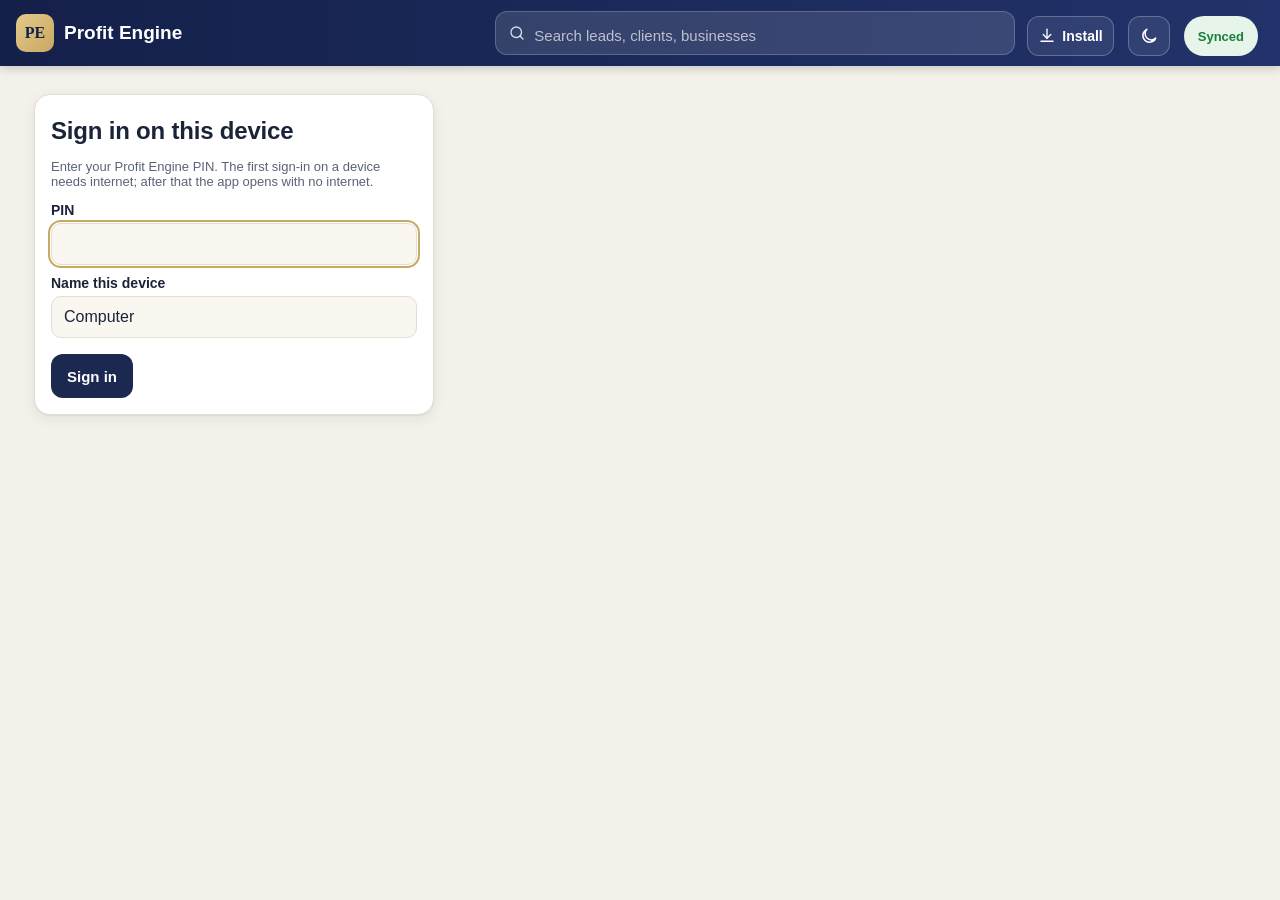
<file: index.html>
<!doctype html>
<html lang="en" data-theme="light">
<head>
<meta charset="utf-8">
<meta name="viewport" content="width=device-width, initial-scale=1, viewport-fit=cover">
<meta name="theme-color" content="#14204A">
<title>Crispus Profit Engine</title>
<link rel="manifest" href="manifest.webmanifest">
<link rel="apple-touch-icon" href="apple-touch-icon.png">
<meta name="apple-mobile-web-app-capable" content="yes">
<meta name="apple-mobile-web-app-status-bar-style" content="black-translucent">
<link rel="stylesheet" href="styles.css">
</head>
<body>
<header class="top">
  <a class="brand" href="#/"><span class="logo">PE</span><span class="bname">Profit Engine</span></a>
  <form id="searchForm" class="search" role="search"><span id="searchIco" class="sico"></span><input name="q" type="search" placeholder="Search leads, clients, businesses" aria-label="Search"></form>
  <div class="tools">
    <button id="installBtn" class="tbtn" type="button" data-ui="install" aria-label="Install app" hidden></button>
    <button id="themeBtn" class="tbtn" type="button" data-ui="theme" aria-label="Light or dark"></button>
    <button id="netBtn" class="net" type="button" aria-label="Sync status">…</button>
  </div>
</header>
<nav id="nav" class="nav-main" aria-label="Main"></nav>
<main id="app"><p class="muted">Loading…</p></main>
<button id="fab" class="fab" type="button" data-ui="quick" aria-label="Quick add"></button>
<div id="sheet" class="sheet"></div>
<script src="config.js"></script>
<script src="app.js"></script>
<script src="ui.js"></script>
<script src="studio.js"></script>
</body>
</html>
</file>
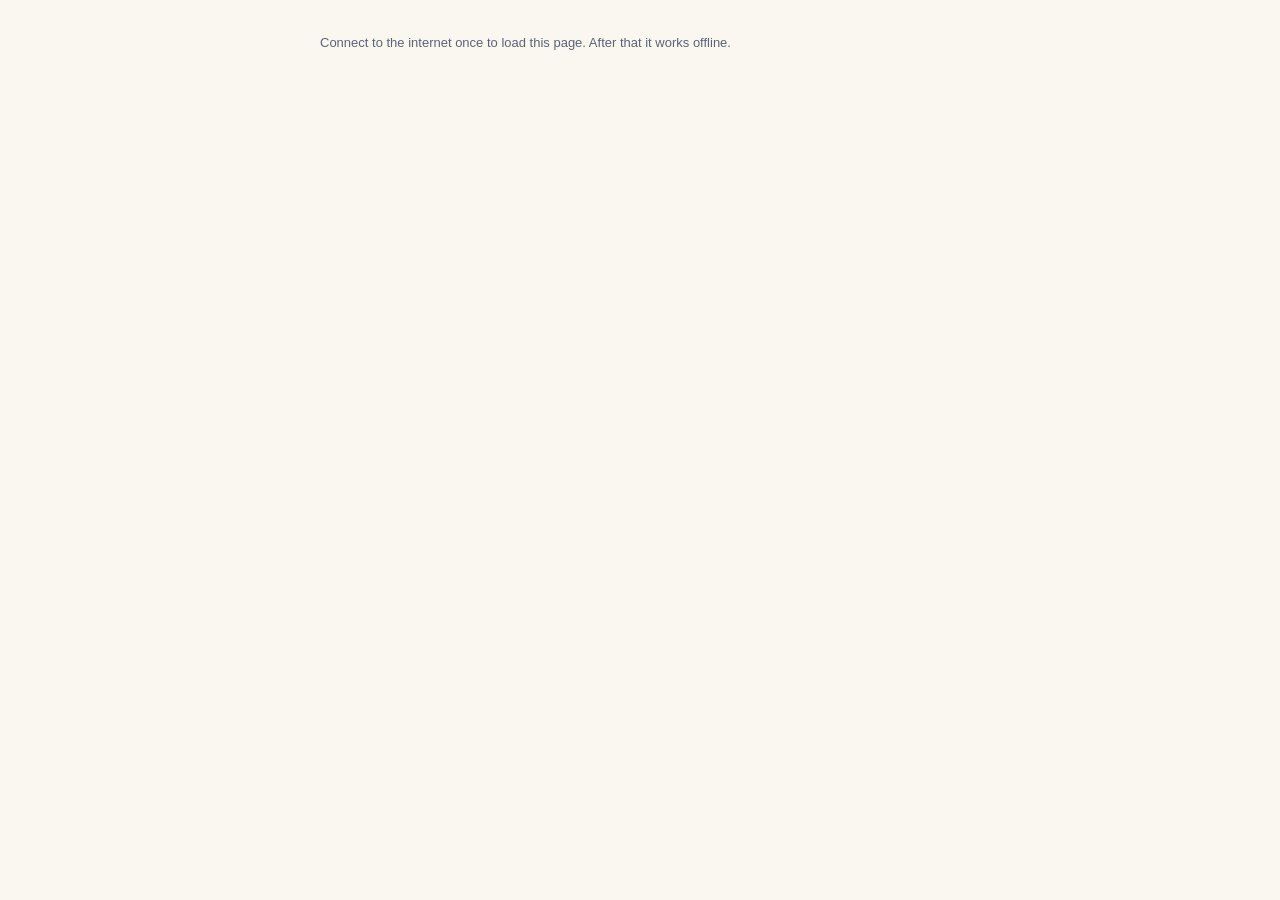
<file: card.html>
<!doctype html>
<html lang="en">
<head>
<meta charset="utf-8">
<meta name="viewport" content="width=device-width, initial-scale=1">
<meta name="theme-color" content="#1B2951">
<title>Contact</title>
<link rel="manifest" href="manifest.webmanifest">
<style>
body{font-family:Georgia,serif;margin:0;background:#FAF7F0;color:#1B2951}main{max-width:640px;margin:auto;padding:22px}
h1{font-size:30px;margin:6px 0}.brand{letter-spacing:2px;text-transform:uppercase;color:#7a6326;font-weight:bold;font-size:13px}
.card{background:#fff;border-radius:14px;padding:18px;box-shadow:0 1px 4px #0002;margin:14px 0;font-family:Arial,sans-serif}
label{display:block;margin:10px 0 4px;font-size:15px}input,select,textarea{width:100%;box-sizing:border-box;padding:11px;border:1px solid #c9c3b6;border-radius:8px;font:inherit;font-size:16px}
.ck{display:flex;gap:10px;align-items:flex-start;font-size:13px;color:#374151}.ck input{width:auto;margin-top:3px}
button{background:#1B2951;color:#fff;border:0;border-radius:8px;padding:13px 18px;font-size:17px;width:100%;margin-top:14px;cursor:pointer}
.cbs{display:grid;grid-template-columns:1fr 1fr;gap:10px;margin:16px 0}.cb{display:flex;align-items:center;justify-content:center;min-height:48px;text-align:center;background:#1B2951;color:#fff;text-decoration:none;border-radius:10px;padding:10px 8px;font-family:Arial,sans-serif;font-size:16px}
.cb.gold{background:#C9A961;color:#1B2951;font-weight:bold}.cb:first-child{grid-column:1/-1}
.muted{color:#5b6475;font-size:13px;font-family:Arial,sans-serif}.ok{background:#e8f5ec;color:#1b5e20;padding:12px;border-radius:8px;font-family:Arial,sans-serif}.bad{background:#fdecea;color:#8a1c12;padding:12px;border-radius:8px;font-family:Arial,sans-serif}
.hp{position:absolute;left:-5000px}
</style>
</head>
<body>
<main id="m"><p class="muted">Loading…</p></main>
<script src="config.js"></script>
<script src="card.js"></script>
</body>
</html>
</file>
<file: styles.css>
/* Crispus Profit Engine — command-center look (v1.6). Navy + gold brand, light and dark themes. */
:root{--navy:#14204A;--navy2:#1B2951;--gold:#C9A961;--gold2:#E3C98A;--bg:#F4F1EA;--panel:#FFFFFF;--panel2:#FAF7F0;--ink:#1B2338;--muted:#5A6377;--line:#E4DED2;
  --bad:#B3261E;--badbg:#FDECEA;--ok:#1B7F3B;--okbg:#E6F4EA;--warn:#9A5B00;--warnbg:#FFF3DF;--acc:#2F5FB8;--accbg:#E7EEFB;--shadow:0 1px 2px #0000000f,0 4px 14px #14204a12;--r:16px}
[data-theme=dark]{--bg:#0C1226;--panel:#151D38;--panel2:#1B2546;--ink:#EEF1F8;--muted:#A5AEC4;--line:#2A3558;--badbg:#3A1D22;--bad:#FF8A80;--okbg:#14322A;--ok:#6EDC94;
  --warnbg:#3A2C12;--warn:#F2C26B;--accbg:#1B2B55;--acc:#8EB2FF;--shadow:0 1px 2px #0006,0 6px 18px #0005}
*{box-sizing:border-box}
html,body{margin:0;background:var(--bg);color:var(--ink);font-family:"Segoe UI",Roboto,Inter,Arial,sans-serif;font-size:16px;-webkit-text-size-adjust:100%}
a{color:var(--acc)}
.ico{flex:0 0 auto;vertical-align:middle}
/* top bar */
.top{position:sticky;top:0;z-index:20;display:flex;align-items:center;gap:12px;padding:10px 16px;padding-top:max(10px,env(safe-area-inset-top));
  background:linear-gradient(90deg,var(--navy),#22336B);color:#fff;box-shadow:0 2px 10px #0003}
.brand{display:flex;align-items:center;gap:10px;color:#fff;text-decoration:none;font-weight:700;font-size:19px;white-space:nowrap}
.logo{display:inline-grid;place-items:center;width:38px;height:38px;border-radius:10px;background:linear-gradient(135deg,var(--gold2),var(--gold));color:var(--navy);font-family:Georgia,serif;font-weight:700;font-size:16px}
.search{flex:1;max-width:520px;display:none;align-items:center;gap:8px;background:#ffffff1f;border:1px solid #ffffff33;border-radius:12px;padding:0 12px;margin-left:auto}
.search input{flex:1;background:transparent;border:0;color:#fff;font-size:15px;padding:10px 0;outline:none}.search input::placeholder{color:#ffffffaa}
.sico{display:flex;color:#ffffffcc}
.tools{display:flex;align-items:center;gap:8px;margin-left:auto}
.search+.tools{margin-left:0}
.tbtn{display:inline-flex;align-items:center;gap:6px;min-height:40px;min-width:40px;justify-content:center;border-radius:12px;border:1px solid #ffffff40;background:#ffffff14;color:#fff;font-size:14px;cursor:pointer;padding:0 10px}
.tbtn span{display:none}
.net{min-height:40px;border:0;border-radius:99px;padding:0 14px;font-size:13px;font-weight:600;background:var(--okbg);color:var(--ok);cursor:pointer;white-space:nowrap}
.net.off{background:#FFE2BF;color:#7A3E00}.net.wait{background:#FFF0C2;color:#6B4E00}
/* layout + nav */
main{max-width:1240px;margin:0 auto;padding:16px 14px 110px}
.nav-main{position:fixed;z-index:15;left:0;right:0;bottom:0;display:none;justify-content:space-around;background:var(--panel);border-top:1px solid var(--line);padding:6px 4px max(6px,env(safe-area-inset-bottom));box-shadow:0 -4px 14px #0000000d}
body.signed-in .nav-main{display:flex}
.nav-main a{position:relative;display:flex;flex-direction:column;align-items:center;gap:3px;min-width:52px;padding:6px 8px;border-radius:12px;color:var(--muted);text-decoration:none;font-size:12px;font-weight:600}
.nav-main a.on{color:var(--navy2);background:var(--accbg)}[data-theme=dark] .nav-main a.on{color:#fff}
.badge{position:absolute;top:0;right:8px;min-width:18px;height:18px;padding:0 5px;border-radius:9px;background:var(--bad);color:#fff;font-size:11px;line-height:18px;text-align:center}
[data-theme=dark] .badge{color:#2a0b08}
.fab{position:fixed;z-index:16;right:18px;bottom:88px;width:58px;height:58px;border-radius:18px;border:0;background:linear-gradient(135deg,var(--gold2),var(--gold));color:var(--navy);box-shadow:0 8px 22px #0004;display:none;place-items:center;cursor:pointer}
body.signed-in .fab{display:grid}
@media (min-width:900px){
  .search{display:flex}.tbtn span{display:inline}
  .nav-main{top:68px;bottom:0;right:auto;width:220px;flex-direction:column;justify-content:flex-start;gap:4px;padding:16px 12px;border-top:0;border-right:1px solid var(--line);box-shadow:none}
  .nav-main a{flex-direction:row;gap:12px;font-size:15px;padding:12px 14px;min-width:0}
  .badge{position:static;margin-left:auto}
  body.signed-in main{margin-left:220px;padding:24px 28px 60px}
  .fab{bottom:28px;right:28px}
}
/* text + basics */
h1{font-size:24px;margin:6px 0 14px;letter-spacing:-.2px}h2{font-size:17px;margin:0;display:flex;align-items:center;gap:8px}
.muted{color:var(--muted);font-size:13px}
.bad{color:var(--bad);font-weight:700}.ok{color:var(--ok);font-weight:700}
.msg{padding:12px 14px;border-radius:12px;margin:10px 0;background:var(--okbg);color:var(--ok);font-weight:600}
.msg.err{background:var(--badbg);color:var(--bad)}
.pill{background:var(--panel2);border:1px solid var(--line);border-radius:99px;padding:2px 10px;font-size:12px;font-weight:700;color:var(--muted)}
.btn,button{display:inline-flex;align-items:center;justify-content:center;gap:6px;min-height:44px;background:var(--navy2);color:#fff;border:0;border-radius:12px;padding:10px 16px;margin:6px 6px 0 0;font-size:15px;font-weight:600;text-decoration:none;cursor:pointer;font-family:inherit}
[data-theme=dark] .btn:not(.light):not(.gold),[data-theme=dark] button:not(.light):not(.gold):not(.net):not(.tbtn):not(.fab){background:#2F4B9A}
.btn.light,button.light{background:var(--panel2);color:var(--ink);border:1px solid var(--line)}
.btn.small,button.small{min-height:36px;padding:6px 10px;font-size:13px;border-radius:10px}
.btn.gold,button.gold{background:linear-gradient(135deg,var(--gold2),var(--gold));color:var(--navy);box-shadow:0 4px 12px #c9a96155}
.wide{width:100%}
label{display:block;margin:10px 0;font-size:14px;font-weight:600}
input,select,textarea{display:block;width:100%;margin-top:5px;padding:11px 12px;border:1px solid var(--line);border-radius:10px;font:inherit;font-size:16px;font-weight:400;background:var(--panel2);color:var(--ink)}
input:focus,select:focus,textarea:focus{outline:2px solid var(--gold);outline-offset:1px}
table{border-collapse:collapse;width:100%;font-size:14px}
td,th{border-bottom:1px solid var(--line);padding:9px 6px;text-align:left;vertical-align:top}
.scroll{overflow-x:auto}
details summary{cursor:pointer;min-height:44px;display:flex;align-items:center;font-weight:700;color:var(--acc)}
.pin{max-width:400px;margin:40px auto}
.pending{box-shadow:inset 4px 0 0 var(--gold)}
/* hero + kpis */
.hero{display:flex;flex-wrap:wrap;align-items:flex-end;justify-content:space-between;gap:14px;padding:22px;border-radius:22px;color:#fff;
  background:radial-gradient(120% 140% at 100% 0,#2D4690 0,transparent 55%),linear-gradient(135deg,var(--navy),#22336B);box-shadow:var(--shadow);margin-bottom:14px}
.hero h1{margin:4px 0;font-size:26px;color:#fff}.eyebrow{color:var(--gold2);font-weight:700;font-size:14px}.sub{color:#ffffffcc;font-size:14px}
.hero .btn{margin:0}
.kpis{display:grid;grid-template-columns:repeat(2,1fr);gap:12px;margin-bottom:14px}
@media (min-width:700px){.kpis{grid-template-columns:repeat(3,1fr)}}@media (min-width:1100px){.kpis{grid-template-columns:repeat(6,1fr)}}
.kpi{display:grid;grid-template-columns:auto 1fr;grid-template-rows:auto auto;column-gap:12px;align-items:center;padding:14px;border-radius:var(--r);background:var(--panel);border:1px solid var(--line);box-shadow:var(--shadow);text-decoration:none;color:var(--ink)}
.kico{grid-row:1/3;display:grid;place-items:center;width:46px;height:46px;border-radius:12px;background:var(--accbg);color:var(--acc)}
.kval{font-size:24px;font-weight:800;line-height:1.1}.kval small{font-size:14px;color:var(--muted);font-weight:600}.klab{font-size:13px;color:var(--muted);font-weight:600}
.kpi.bad .kico{background:var(--badbg);color:var(--bad)}.kpi.good .kico{background:var(--okbg);color:var(--ok)}.kpi.warn .kico{background:var(--warnbg);color:var(--warn)}.kpi.accent .kico{background:var(--accbg);color:var(--acc)}
/* panels */
.cols{display:grid;grid-template-columns:1fr;gap:14px;margin-bottom:14px}@media (min-width:1000px){.cols{grid-template-columns:1fr 1fr}}
.panel,.card{background:var(--panel);border:1px solid var(--line);border-radius:var(--r);padding:16px;box-shadow:var(--shadow)}
.card{margin:12px 0}
.ph{display:flex;align-items:center;justify-content:space-between;gap:10px;margin-bottom:10px}
.link{font-weight:700;font-size:14px;text-decoration:none}
.feed,.list{list-style:none;margin:0;padding:0}
.feed li{display:flex;flex-wrap:wrap;align-items:baseline;gap:8px;padding:10px 0 10px 12px;border-left:3px solid var(--c,var(--gold));margin:8px 0;font-size:14px}
.feed li>span:not(.bchip){flex:1 1 220px}.feed li a{font-weight:700;font-size:13px}
.bchip{display:inline-block;padding:2px 8px;border-radius:7px;font-size:11px;font-weight:800;letter-spacing:.5px;color:var(--c);background:color-mix(in srgb,var(--c) 14%,transparent);border:1px solid color-mix(in srgb,var(--c) 35%,transparent)}
.list li{display:flex;align-items:center;gap:10px;padding:10px 0;border-bottom:1px solid var(--line)}.list li>div{flex:1;min-width:0}.list li:last-child{border-bottom:0}
.btiles{display:grid;gap:10px}
.btile{display:flex;align-items:center;gap:14px;padding:12px;border-radius:14px;border:1px solid var(--line);background:var(--panel2);text-decoration:none;color:var(--ink);border-left:5px solid var(--c)}
.btile:hover{transform:translateY(-1px);box-shadow:var(--shadow)}
.ring{color:var(--ink);flex:0 0 auto}.bt{min-width:0}.bn{font-weight:800;font-size:15px;margin-bottom:2px}
.tag{display:inline-block;margin-top:6px;padding:2px 9px;border-radius:99px;font-size:12px;font-weight:700}.tag.bad{background:var(--badbg)}.tag.good{background:var(--okbg);color:var(--ok)}
.stage{margin-left:auto;padding:3px 10px;border-radius:99px;font-size:12px;font-weight:700;background:var(--panel2);border:1px solid var(--line);color:var(--muted);white-space:nowrap}
.s-new{background:var(--accbg);color:var(--acc)}.s-contacted,.s-consult{background:var(--warnbg);color:var(--warn)}.s-proposal{background:#EFE6FF;color:#6A3FC0}.s-won{background:var(--okbg);color:var(--ok)}.s-lost{background:var(--badbg);color:var(--bad)}
.cov td,.cov th{text-align:center}.cov td:first-child{text-align:left}
.dot{display:inline-block;width:14px;height:14px;border-radius:50%;border:2px solid var(--line);vertical-align:middle}.dot.on{background:var(--ok);border-color:var(--ok)}.dot.pend{background:var(--gold);border-color:var(--gold)}
/* leads board */
.filters{display:flex;flex-wrap:wrap;gap:8px;margin:8px 0}
.fchip{padding:8px 14px;border-radius:99px;border:1px solid var(--line);background:var(--panel);color:var(--ink);text-decoration:none;font-weight:700;font-size:14px}
.fchip.sm{padding:6px 12px;font-size:13px}.fchip.on{background:var(--navy2);color:#fff;border-color:var(--navy2)}
.list.cards li{display:block}.lcard{border:1px solid var(--line)!important;border-left:5px solid var(--c)!important;border-radius:14px;padding:12px!important;margin:10px 0;background:var(--panel)}
.lrow{display:flex;align-items:center;gap:10px;margin-bottom:4px}.moves{margin-top:4px}
/* older screens (business, setup, listings, sync) inside the new look */
.grid{display:grid;grid-template-columns:repeat(auto-fit,minmax(240px,1fr));gap:12px}.grid .card{margin:0}
.k{font-size:24px;font-weight:800;margin:4px 0}.k a{text-decoration:none}
.bar{height:10px;background:linear-gradient(90deg,var(--gold),var(--gold2));border-radius:5px}
.nav{display:flex;flex-wrap:nowrap;overflow-x:auto;position:sticky;top:60px;z-index:4;background:var(--bg);padding:6px 0;-webkit-overflow-scrolling:touch}.nav .btn{flex:0 0 auto}
.toolbar{display:flex;flex-wrap:wrap;margin-bottom:4px}
ul.iss{margin:6px 0;padding-left:18px;font-size:14px}ul.iss li{margin:6px 0}
/* quick add sheet */
.sheet{position:fixed;inset:0;z-index:30;display:none;align-items:flex-end;justify-content:center;background:#0a1020aa}
.sheet.open{display:flex}
.sheet-card{width:100%;max-width:520px;max-height:90vh;overflow:auto;background:var(--panel);color:var(--ink);border-radius:22px 22px 0 0;padding:18px 18px max(18px,env(safe-area-inset-bottom))}
@media (min-width:700px){.sheet{align-items:center}.sheet-card{border-radius:22px}}
.seg{display:flex;background:var(--panel2);border:1px solid var(--line);border-radius:12px;padding:3px;margin:4px 0 6px}.seg button{flex:1;margin:0;background:transparent;color:var(--muted);min-height:40px}.seg button.on{background:var(--navy2);color:#fff}
@media (max-width:600px){.k{font-size:20px}td,th{padding:8px 4px}h1{font-size:22px}.hero h1{font-size:23px}}
</file>
